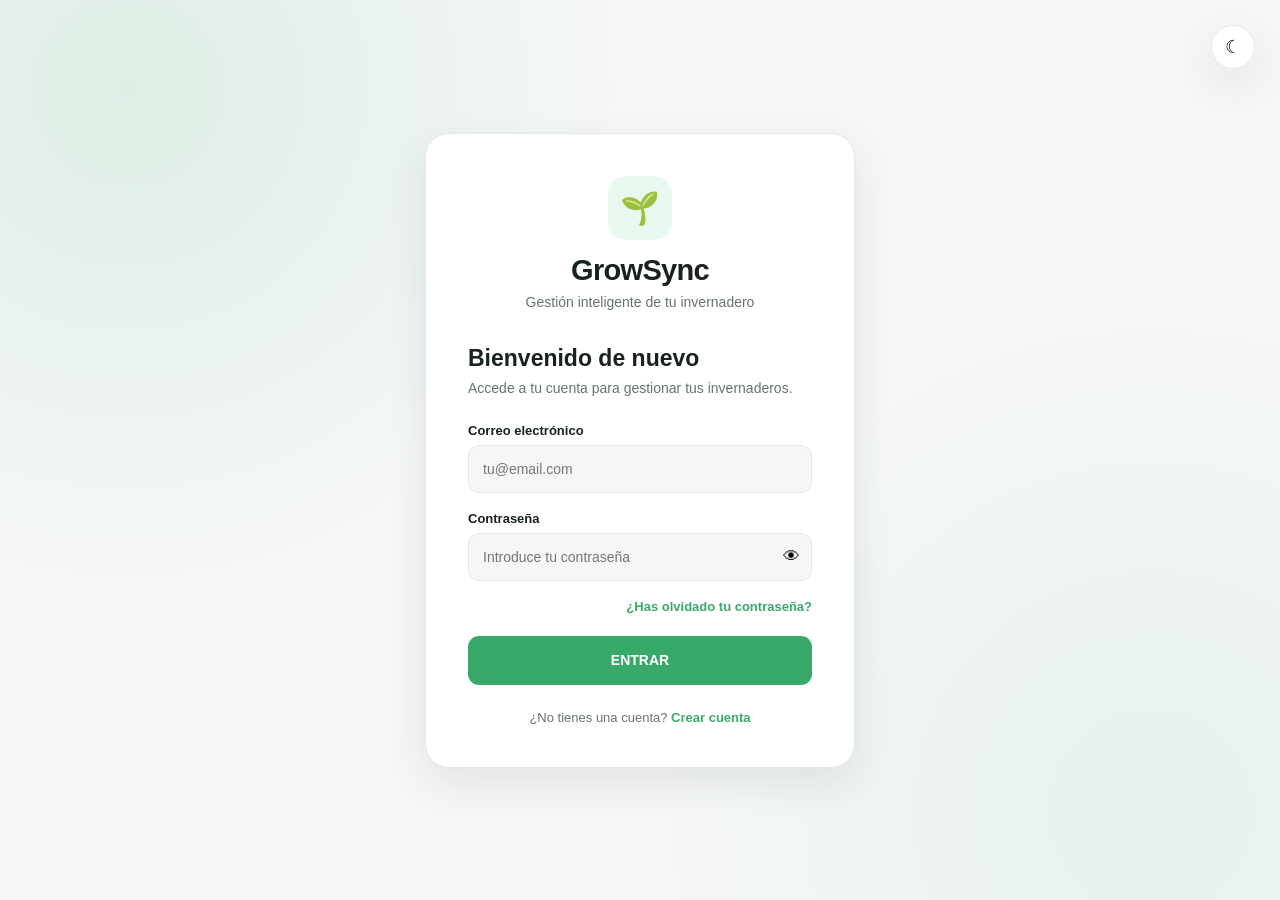
<file: login.html>
<!DOCTYPE html>
<html lang="es">

<head>

    <meta charset="UTF-8">

    <meta
        name="viewport"
        content="width=device-width, initial-scale=1.0">

    <title>GrowSync - Iniciar sesión</title>


    <style>

        :root {

            --primary: #39a96b;
            --primary-dark: #2d8b57;
            --primary-light: #e9f8ef;

            --background: #f5f7f6;
            --surface: #ffffff;

            --text: #17231c;
            --text-secondary: #68736d;

            --border: #e4e9e6;

            --danger: #e05252;

            --shadow:
                0 15px 40px rgba(28, 45, 35, 0.09);
        }


        * {
            box-sizing: border-box;
            margin: 0;
            padding: 0;
        }


        body {

            min-height: 100vh;

            font-family:
                Inter,
                -apple-system,
                BlinkMacSystemFont,
                "Segoe UI",
                sans-serif;

            background:

                radial-gradient(
                    circle at 10% 10%,
                    rgba(57,169,107,.12),
                    transparent 35%
                ),

                radial-gradient(
                    circle at 90% 90%,
                    rgba(57,169,107,.08),
                    transparent 35%
                ),

                var(--background);

            color: var(--text);

            display: flex;

            align-items: center;
            justify-content: center;

            padding: 20px;
        }


        .theme-button {

            position: fixed;

            top: 25px;
            right: 25px;

            width: 44px;
            height: 44px;

            border-radius: 50%;

            border: 1px solid var(--border);

            background: var(--surface);

            cursor: pointer;

            font-size: 18px;

            box-shadow: var(--shadow);
        }


        .login-card {

            width: 100%;

            max-width: 430px;

            background: var(--surface);

            border: 1px solid var(--border);

            border-radius: 24px;

            padding: 42px;

            box-shadow: var(--shadow);
        }


        .brand {

            text-align: center;

            margin-bottom: 35px;
        }


        .brand-icon {

            width: 64px;
            height: 64px;

            margin: auto;

            margin-bottom: 14px;

            border-radius: 18px;

            display: flex;

            align-items: center;
            justify-content: center;

            background: var(--primary-light);

            font-size: 32px;
        }


        .brand h1 {

            font-size: 29px;

            letter-spacing: -.7px;
        }


        .brand p {

            margin-top: 7px;

            color: var(--text-secondary);

            font-size: 14px;
        }


        .title {

            margin-bottom: 24px;
        }


        .title h2 {

            font-size: 23px;
        }


        .title p {

            margin-top: 6px;

            color: var(--text-secondary);

            font-size: 14px;

            line-height: 1.5;
        }


        .form-group {

            margin-bottom: 18px;
        }


        label {

            display: block;

            margin-bottom: 7px;

            font-size: 13px;

            font-weight: 600;
        }


        .input-wrapper {

            position: relative;
        }


        input {

            width: 100%;

            height: 48px;

            padding: 0 14px;

            border-radius: 11px;

            border: 1px solid var(--border);

            background: var(--background);

            color: var(--text);

            outline: none;

            font-size: 14px;
        }


        input:focus {

            border-color: var(--primary);

            box-shadow:
                0 0 0 3px rgba(57,169,107,.12);
        }


        .password-toggle {

            position: absolute;

            right: 12px;

            top: 50%;

            transform: translateY(-50%);

            border: none;

            background: transparent;

            cursor: pointer;

            font-size: 17px;
        }


        .forgot {

            display: block;

            margin-left: auto;

            margin-bottom: 22px;

            border: none;

            background: none;

            color: var(--primary);

            font-weight: 600;

            font-size: 13px;

            cursor: pointer;
        }


        .primary-button {

            width: 100%;

            height: 49px;

            border: none;

            border-radius: 11px;

            background: var(--primary);

            color: white;

            font-size: 14px;

            font-weight: 700;

            cursor: pointer;

            transition: .2s;
        }


        .primary-button:hover {

            background: var(--primary-dark);

            transform: translateY(-1px);
        }


        .register {

            text-align: center;

            margin-top: 25px;

            color: var(--text-secondary);

            font-size: 13px;
        }


        .register a {

            color: var(--primary);

            font-weight: 700;

            text-decoration: none;

            cursor: pointer;
        }


        .message {

            display: none;

            margin-bottom: 17px;

            padding: 11px;

            border-radius: 9px;

            font-size: 13px;
        }


        .message.error {

            display: block;

            background: rgba(224,82,82,.1);

            color: var(--danger);
        }


        @media(max-width:500px) {

            .login-card {

                padding: 30px 23px;
            }

        }

    </style>

</head>


<body>


<button
    class="theme-button"
    onclick="toggleTheme()"
    id="themeButton">

    ☾

</button>


<div class="login-card">


    <div class="brand">

        <div class="brand-icon">

            🌱

        </div>

        <h1>

            GrowSync

        </h1>

        <p>

            Gestión inteligente de tu invernadero

        </p>

    </div>


    <div class="title">

        <h2>

            Bienvenido de nuevo

        </h2>

        <p>

            Accede a tu cuenta para gestionar
            tus invernaderos.

        </p>

    </div>


    <div
        id="message"
        class="message">
    </div>


    <div class="form-group">

        <label for="email">

            Correo electrónico

        </label>

        <input
            id="email"
            type="email"
            placeholder="tu@email.com">

    </div>


    <div class="form-group">

        <label for="password">

            Contraseña

        </label>


        <div class="input-wrapper">

            <input
                id="password"
                type="password"
                placeholder="Introduce tu contraseña">


            <button
                class="password-toggle"
                onclick="togglePassword()">

                👁

            </button>

        </div>

    </div>


    <button
        class="forgot"
        onclick="forgotPassword()">

        ¿Has olvidado tu contraseña?

    </button>


    <button
        class="primary-button"
        onclick="login()">

        ENTRAR

    </button>


    <div class="register">

        ¿No tienes una cuenta?

        <a onclick="register()">

            Crear cuenta

        </a>

    </div>

</div>


<script>

function login() {

    const email =
        document.getElementById("email").value;

    const password =
        document.getElementById("password").value;


    if (!email || !password) {

        showMessage(
            "Introduce tu correo y contraseña."
        );

        return;
    }


    /*
        TEMPORAL

        Aquí conectaremos Firebase:

        signInWithEmailAndPassword(
            auth,
            email,
            password
        )
    */


    window.location.href =
        "invernaderos.html";
}


function register() {

    alert(
        "Aquí añadiremos la pantalla de registro."
    );
}


function forgotPassword() {

    alert(
        "Aquí añadiremos la recuperación de contraseña."
    );
}


function togglePassword() {

    const input =
        document.getElementById("password");


    input.type =
        input.type === "password"
            ? "text"
            : "password";
}


function showMessage(text) {

    const message =
        document.getElementById("message");

    message.textContent = text;

    message.className =
        "message error";
}


function toggleTheme() {

    document.body.classList.toggle("dark");

}

</script>


</body>

</html>
</file>
